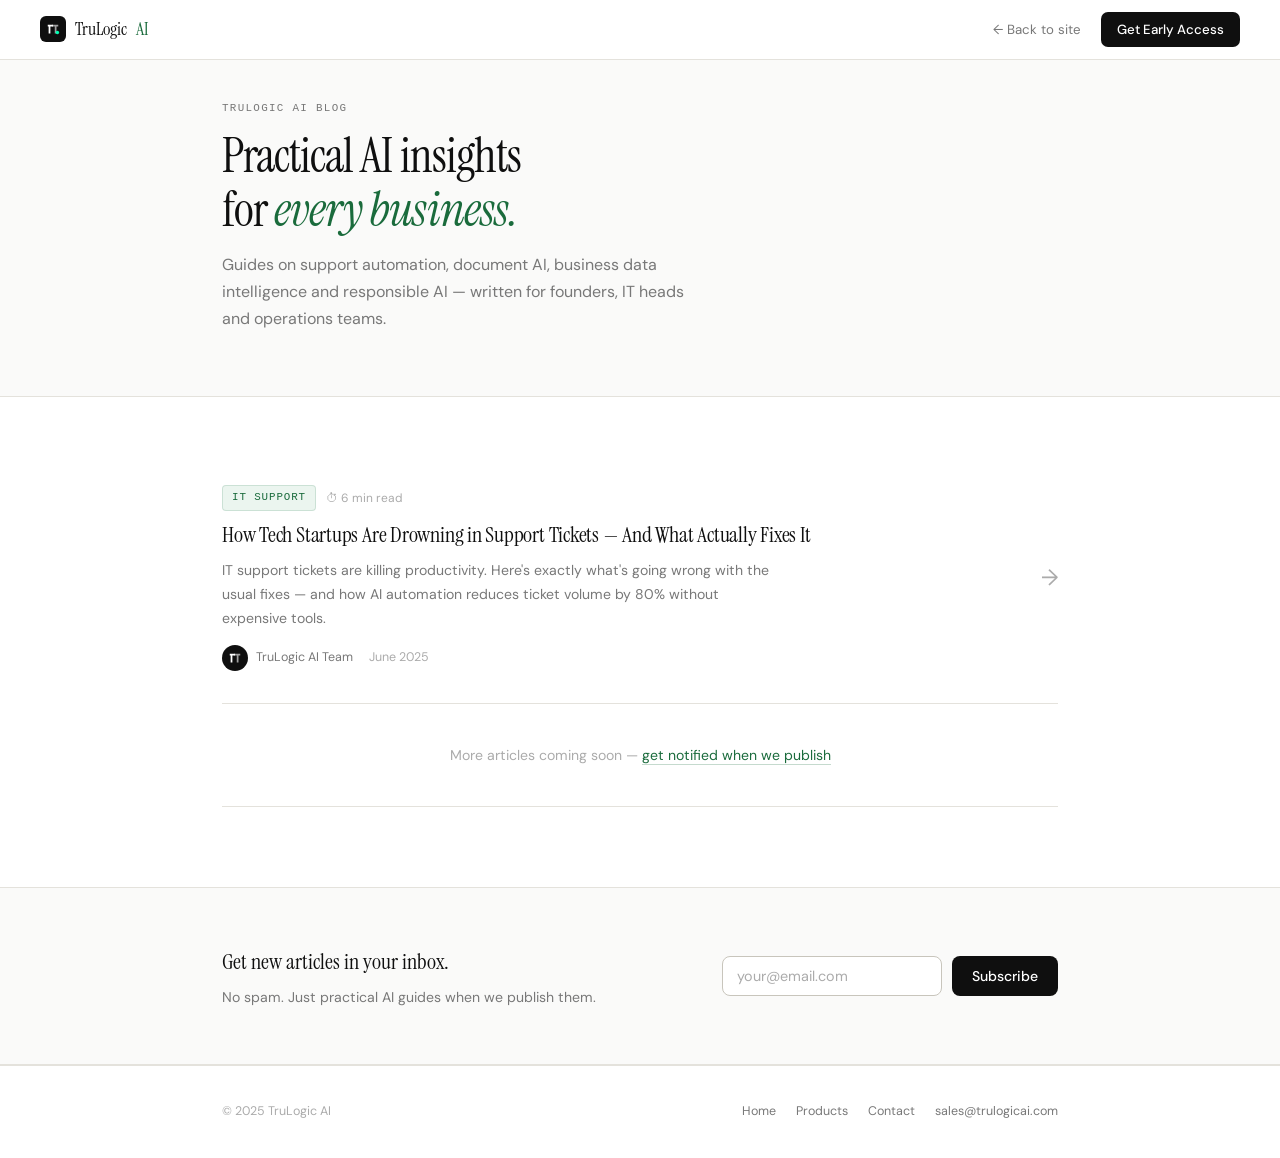
<file: blog/index.html>
<!DOCTYPE html>
<html lang="en">
<head>
  <meta charset="UTF-8" />
  <meta name="viewport" content="width=device-width, initial-scale=1.0" />
  <title>Blog — AI Insights for Every Business | TruLogic AI</title>
  <meta name="description" content="Practical AI insights for businesses — support automation, document intelligence, business data AI, LLM governance. Written by the TruLogic AI team." />
  <meta name="robots" content="index, follow" />
  <link rel="canonical" href="https://trulogicai.com/blog/" />
  <link rel="icon" type="image/png" href="/trulogicai-logo-square.png" />
  <link rel="preconnect" href="https://fonts.googleapis.com">
  <link rel="preconnect" href="https://fonts.gstatic.com" crossorigin>
  <link href="https://fonts.googleapis.com/css2?family=Instrument+Serif:ital@0;1&family=DM+Sans:ital,opsz,wght@0,9..40,300;0,9..40,400;0,9..40,500;0,9..40,600;1,9..40,300&display=swap" rel="stylesheet">
  <style>
    *,*::before,*::after{box-sizing:border-box;margin:0;padding:0}
    :root{
      --white:#FFFFFF;--off:#FAFAF9;--bg:#F5F4F0;
      --ink:#0F0F0F;--ink-2:#3D3D3D;--ink-3:#787878;--ink-4:#ABABAB;
      --border:#E4E2DC;--border-dark:#C8C5BC;
      --accent:#1A6B3C;--accent-bg:#EBF5EF;
      --serif:'Instrument Serif',Georgia,serif;
      --sans:'DM Sans',system-ui,sans-serif;
      --mono:'JetBrains Mono','Courier New',monospace;
      --shadow:0 1px 3px rgba(0,0,0,0.06),0 1px 2px rgba(0,0,0,0.04);
      --shadow-md:0 4px 12px rgba(0,0,0,0.08),0 2px 4px rgba(0,0,0,0.04);
    }
    html{scroll-behavior:smooth}
    body{font-family:var(--sans);background:var(--white);color:var(--ink);line-height:1.6;-webkit-font-smoothing:antialiased}
    a{text-decoration:none;color:inherit}

    /* NAV */
    .nav{position:fixed;top:0;left:0;right:0;z-index:100;height:60px;background:rgba(255,255,255,0.92);backdrop-filter:blur(12px);border-bottom:1px solid var(--border);display:flex;align-items:center;justify-content:space-between;padding:0 40px}
    .nav-logo{display:flex;align-items:center;gap:9px;font-family:var(--serif);font-size:1.1rem;color:var(--ink)}
    .logo-mark{width:26px;height:26px;background:var(--ink);border-radius:6px;display:flex;align-items:center;justify-content:center}
    .logo-mark svg{width:14px;height:14px}
    .logo-ai{color:var(--accent)}
    .nav-right{display:flex;align-items:center;gap:20px}
    .nav-back{font-size:.83rem;color:var(--ink-3);display:flex;align-items:center;gap:5px;transition:color .15s}
    .nav-back:hover{color:var(--ink)}
    .nav-cta{background:var(--ink);color:var(--white);padding:7px 16px;border-radius:7px;font-size:.83rem;font-weight:500;transition:background .15s}
    .nav-cta:hover{background:#333}

    /* HERO */
    .blog-hero{padding:100px 0 64px;border-bottom:1px solid var(--border);background:var(--off)}
    .container{max-width:900px;margin:0 auto;padding:0 32px}
    .eyebrow{font-family:var(--mono);font-size:.68rem;font-weight:500;letter-spacing:.12em;text-transform:uppercase;color:var(--ink-3);margin-bottom:12px;display:block}
    .blog-hero h1{font-family:var(--serif);font-size:clamp(2rem,4vw,3rem);font-weight:400;line-height:1.12;letter-spacing:-.02em;margin-bottom:14px}
    .blog-hero h1 em{font-style:italic;color:var(--accent)}
    .blog-hero p{font-size:1rem;color:var(--ink-3);max-width:480px;line-height:1.7}

    /* ARTICLES */
    .articles{padding:56px 0 80px}
    .articles-grid{display:flex;flex-direction:column;gap:0}

    .article-card{display:grid;grid-template-columns:1fr auto;gap:32px;align-items:start;padding:32px 0;border-bottom:1px solid var(--border);transition:all .15s;cursor:pointer}
    .article-card:first-child{border-top:none}
    .article-card:hover .ac-title{color:var(--accent)}
    .ac-meta-top{display:flex;align-items:center;gap:10px;margin-bottom:10px;flex-wrap:wrap}
    .ac-cat{font-family:var(--mono);font-size:.68rem;font-weight:500;letter-spacing:.08em;text-transform:uppercase;color:var(--accent);background:var(--accent-bg);padding:3px 9px;border-radius:4px;border:1px solid rgba(26,107,60,.15)}
    .ac-read-time{font-size:.75rem;color:var(--ink-4)}
    .ac-title{font-family:var(--serif);font-size:1.4rem;font-weight:400;line-height:1.25;letter-spacing:-.01em;margin-bottom:10px;transition:color .15s}
    .ac-desc{font-size:.88rem;color:var(--ink-3);line-height:1.7;margin-bottom:14px;max-width:560px}
    .ac-footer{display:flex;align-items:center;gap:16px}
    .ac-author{display:flex;align-items:center;gap:8px}
    .ac-avatar{width:26px;height:26px;background:var(--ink);border-radius:50%;display:flex;align-items:center;justify-content:center}
    .ac-avatar svg{width:14px;height:14px}
    .ac-author-name{font-size:.78rem;color:var(--ink-3)}
    .ac-date{font-size:.78rem;color:var(--ink-4)}
    .ac-arrow{font-size:1.4rem;color:var(--ink-4);transition:all .2s;flex-shrink:0;align-self:center}
    .article-card:hover .ac-arrow{color:var(--accent);transform:translateX(4px)}

    /* COMING SOON */
    .coming-soon{padding:40px 0;text-align:center;color:var(--ink-4);font-size:.88rem;border-bottom:1px solid var(--border)}
    .coming-soon a{color:var(--accent);border-bottom:1px solid rgba(26,107,60,.25)}

    /* NEWSLETTER */
    .newsletter{padding:56px 0;background:var(--off);border-top:1px solid var(--border);border-bottom:1px solid var(--border)}
    .newsletter-inner{display:flex;align-items:center;justify-content:space-between;gap:32px;flex-wrap:wrap}
    .newsletter h3{font-family:var(--serif);font-size:1.4rem;font-weight:400;margin-bottom:6px}
    .newsletter p{font-size:.88rem;color:var(--ink-3)}
    .nl-form{display:flex;gap:10px;flex-wrap:wrap}
    .nl-input{flex:1;min-width:220px;padding:10px 14px;background:var(--white);border:1px solid var(--border-dark);border-radius:8px;font-family:var(--sans);font-size:.9rem;color:var(--ink);outline:none;transition:border-color .15s}
    .nl-input:focus{border-color:var(--ink)}
    .nl-input::placeholder{color:var(--ink-4)}
    .nl-btn{background:var(--ink);color:var(--white);padding:10px 20px;border:none;border-radius:8px;font-family:var(--sans);font-size:.88rem;font-weight:500;cursor:pointer;white-space:nowrap;transition:background .15s}
    .nl-btn:hover{background:#333}

    /* FOOTER */
    .footer{padding:36px 0;border-top:1px solid var(--border)}
    .footer-inner{display:flex;align-items:center;justify-content:space-between;flex-wrap:wrap;gap:16px}
    .footer-copy{font-size:.78rem;color:var(--ink-4)}
    .footer-links{display:flex;gap:20px}
    .footer-links a{font-size:.78rem;color:var(--ink-3);transition:color .15s}
    .footer-links a:hover{color:var(--ink)}

    @media(max-width:768px){
      .nav{padding:0 20px}
      .article-card{grid-template-columns:1fr}
      .ac-arrow{display:none}
      .newsletter-inner{flex-direction:column;text-align:center}
      .nl-form{width:100%}
    }
  </style>
</head>
<body>

  <nav class="nav">
    <a href="/" class="nav-logo">
      <div class="logo-mark">
        <svg viewBox="0 0 16 16" fill="none">
          <path d="M2 3h6v2H5v8H3V5H2V3z" fill="white"/>
          <path d="M7 3h7v2h-2v8h-2V5H7V3z" fill="rgba(255,255,255,0.6)"/>
          <circle cx="13" cy="12" r="2" fill="#00FFB2"/>
        </svg>
      </div>
      TruLogic<span class="logo-ai">AI</span>
    </a>
    <div class="nav-right">
      <a href="/" class="nav-back">← Back to site</a>
      <a href="/#contact" class="nav-cta">Get Early Access</a>
    </div>
  </nav>

  <div class="blog-hero">
    <div class="container">
      <span class="eyebrow">TruLogic AI Blog</span>
      <h1>Practical AI insights<br/>for <em>every business.</em></h1>
      <p>Guides on support automation, document AI, business data intelligence and responsible AI — written for founders, IT heads and operations teams.</p>
    </div>
  </div>

  <section class="articles">
    <div class="container">
      <div class="articles-grid">

        <a href="/blog/support-tickets-tech-startups.html" class="article-card">
          <div>
            <div class="ac-meta-top">
              <span class="ac-cat">IT Support</span>
              <span class="ac-read-time">⏱ 6 min read</span>
            </div>
            <div class="ac-title">How Tech Startups Are Drowning in Support Tickets — And What Actually Fixes It</div>
            <div class="ac-desc">IT support tickets are killing productivity. Here's exactly what's going wrong with the usual fixes — and how AI automation reduces ticket volume by 80% without expensive tools.</div>
            <div class="ac-footer">
              <div class="ac-author">
                <div class="ac-avatar">
                  <svg viewBox="0 0 16 16" fill="none">
                    <path d="M2 3h6v2H5v8H3V5H2V3z" fill="white"/>
                    <path d="M7 3h7v2h-2v8h-2V5H7V3z" fill="rgba(255,255,255,0.6)"/>
                  </svg>
                </div>
                <span class="ac-author-name">TruLogic AI Team</span>
              </div>
              <span class="ac-date">June 2025</span>
            </div>
          </div>
          <div class="ac-arrow">→</div>
        </a>

        <div class="coming-soon">
          More articles coming soon — <a href="/#contact">get notified when we publish</a>
        </div>

      </div>
    </div>
  </section>

  <section class="newsletter">
    <div class="container">
      <div class="newsletter-inner">
        <div>
          <h3>Get new articles in your inbox.</h3>
          <p>No spam. Just practical AI guides when we publish them.</p>
        </div>
        <div class="nl-form">
          <input type="email" class="nl-input" placeholder="your@email.com" />
          <button class="nl-btn" onclick="handleNL(event)">Subscribe</button>
        </div>
      </div>
    </div>
  </section>

  <footer class="footer">
    <div class="container">
      <div class="footer-inner">
        <div class="footer-copy">© 2025 TruLogic AI</div>
        <div class="footer-links">
          <a href="/">Home</a>
          <a href="/#products">Products</a>
          <a href="/#contact">Contact</a>
          <a href="mailto:sales@trulogicai.com">sales@trulogicai.com</a>
        </div>
      </div>
    </div>
  </footer>

  <script>
    function handleNL(e) {
      const input = e.target.previousElementSibling;
      if (input.value && input.value.includes('@')) {
        window.location.href = `mailto:sales@trulogicai.com?subject=Blog subscription&body=Please add me to your blog list: ${input.value}`;
      }
    }
  </script>

</body>
</html>
</file>
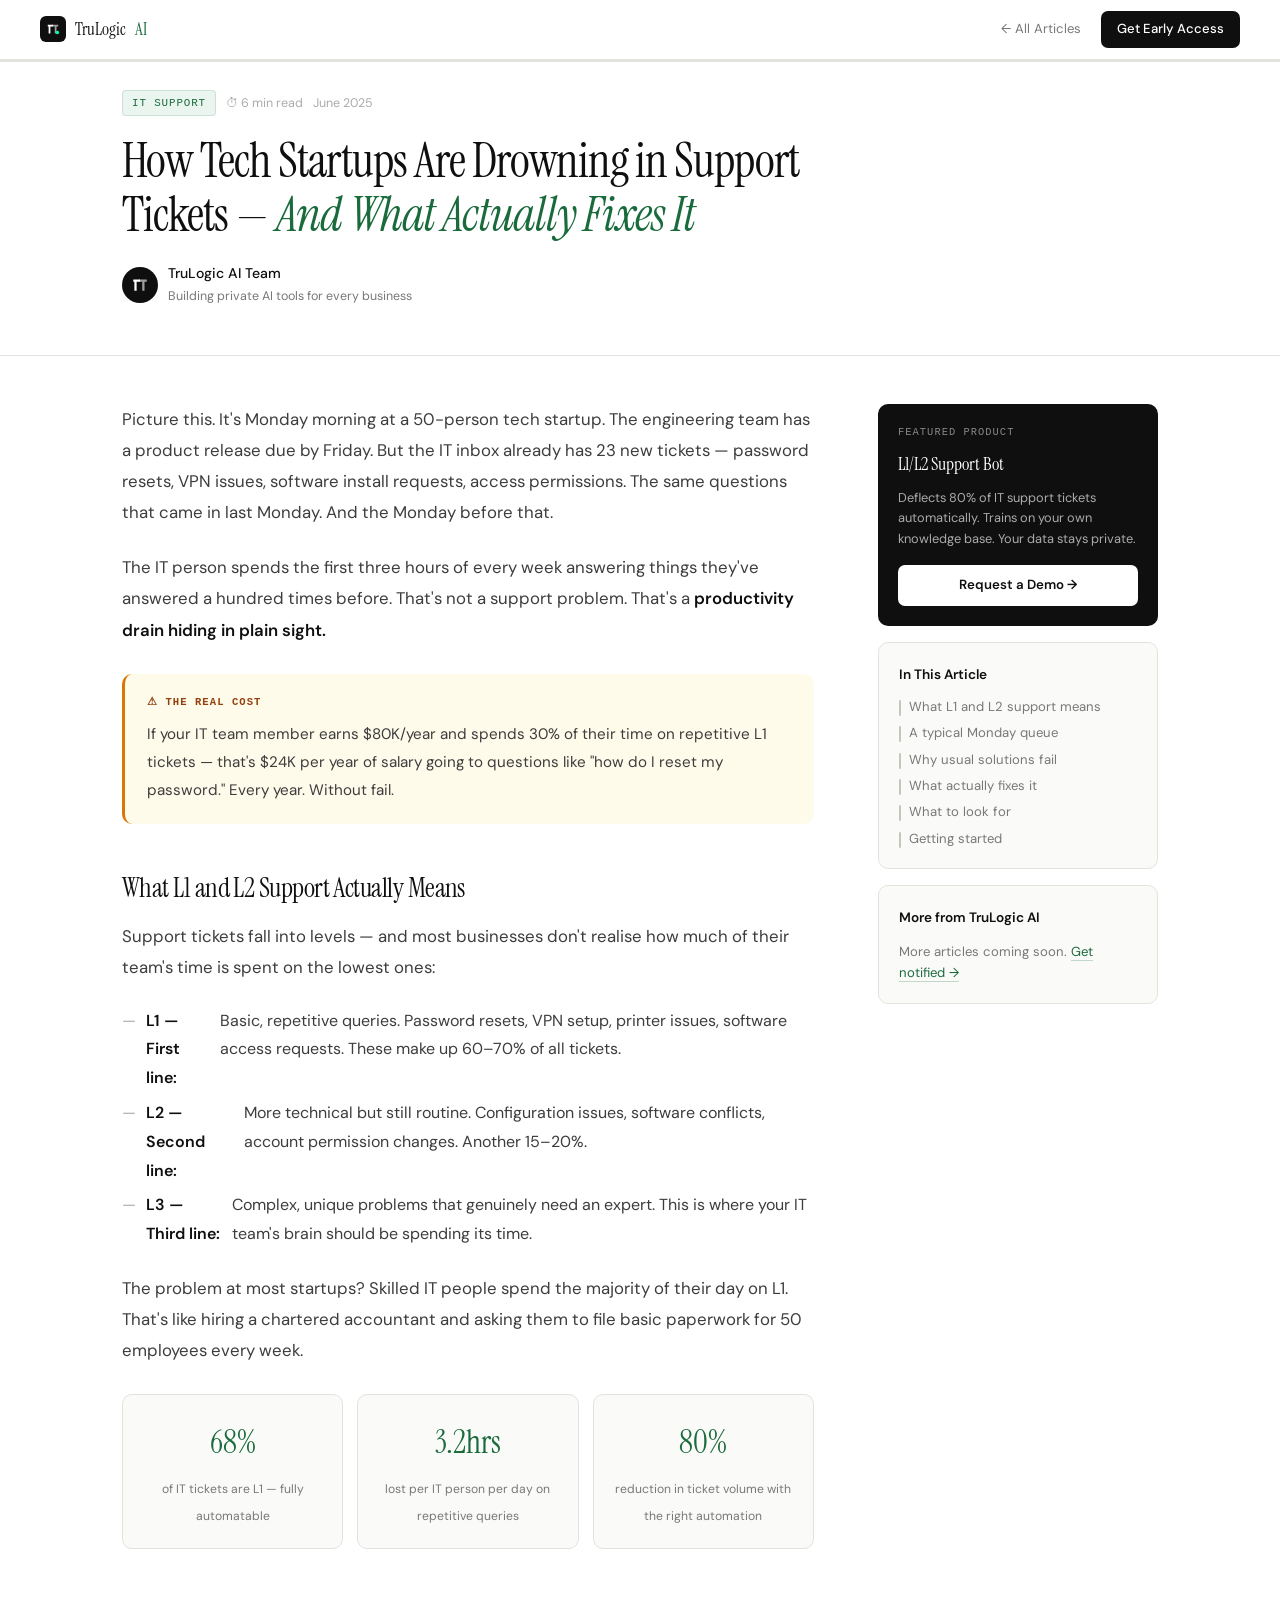
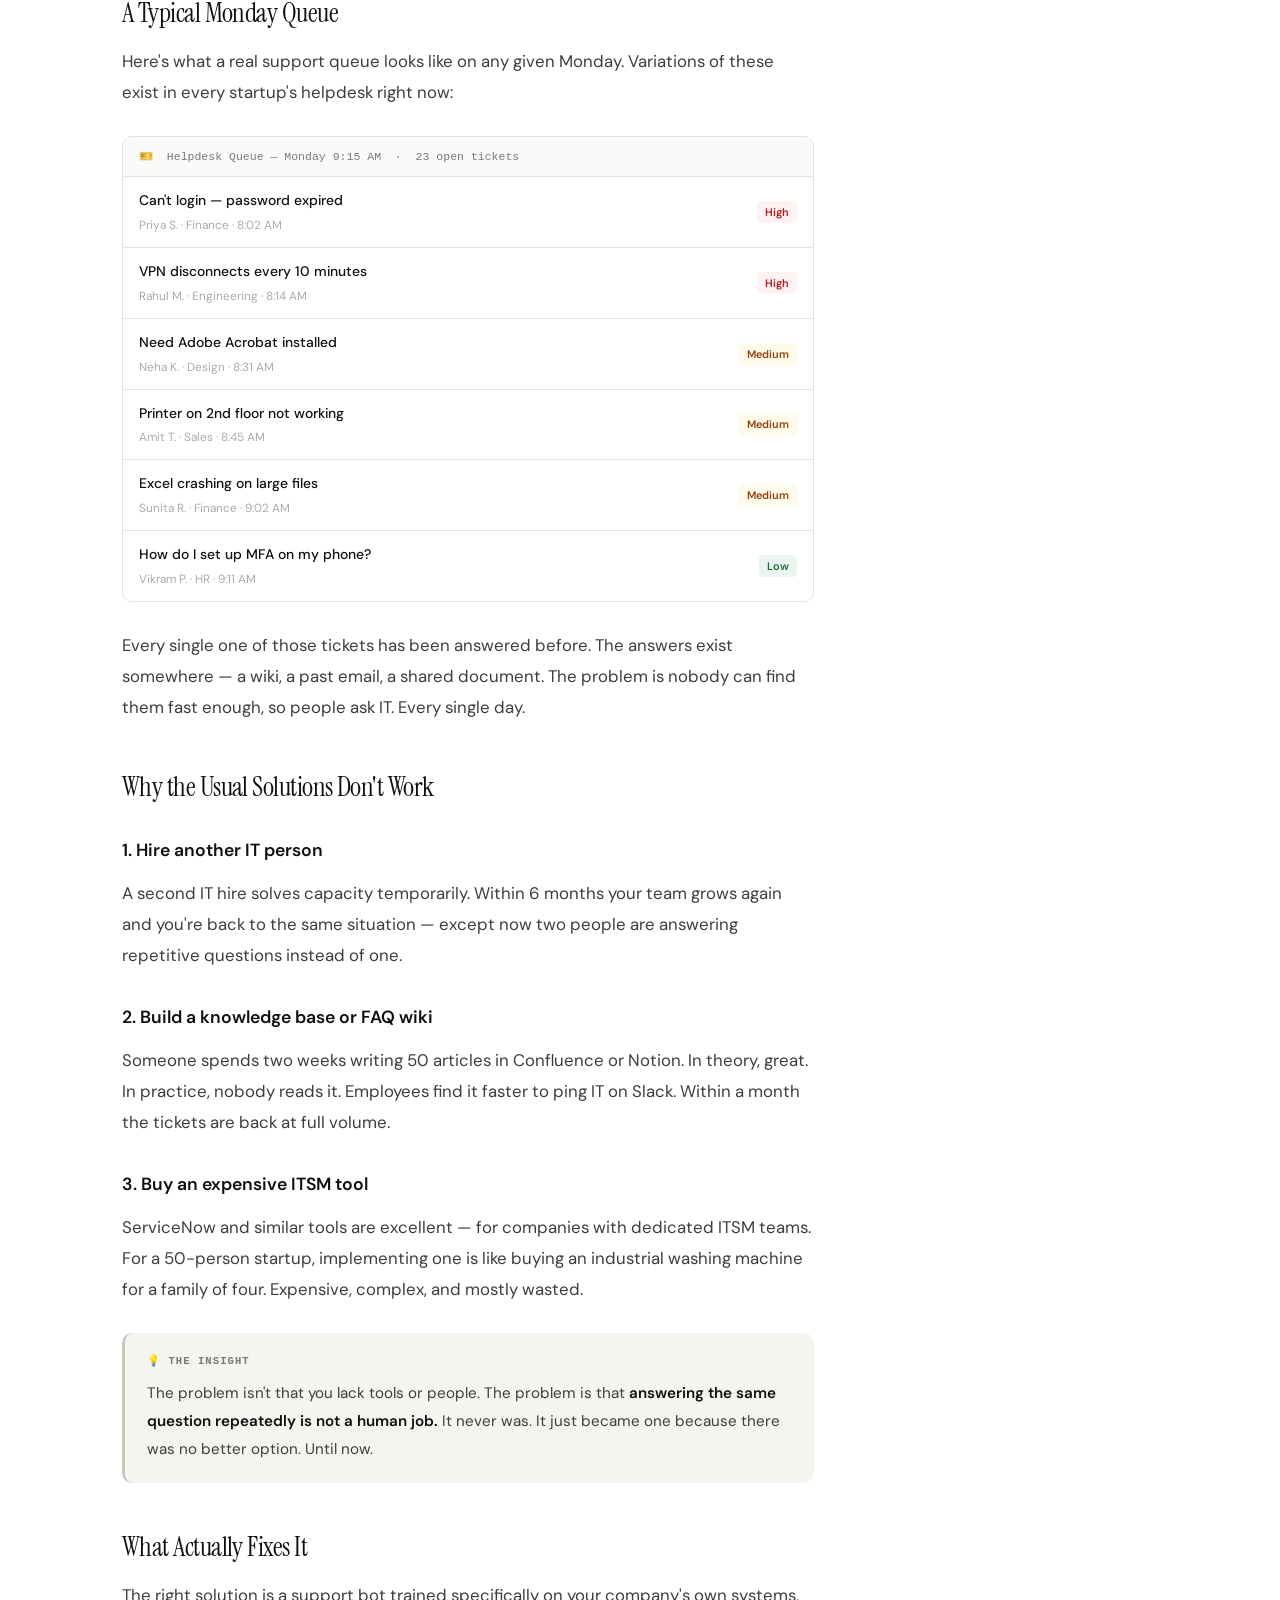
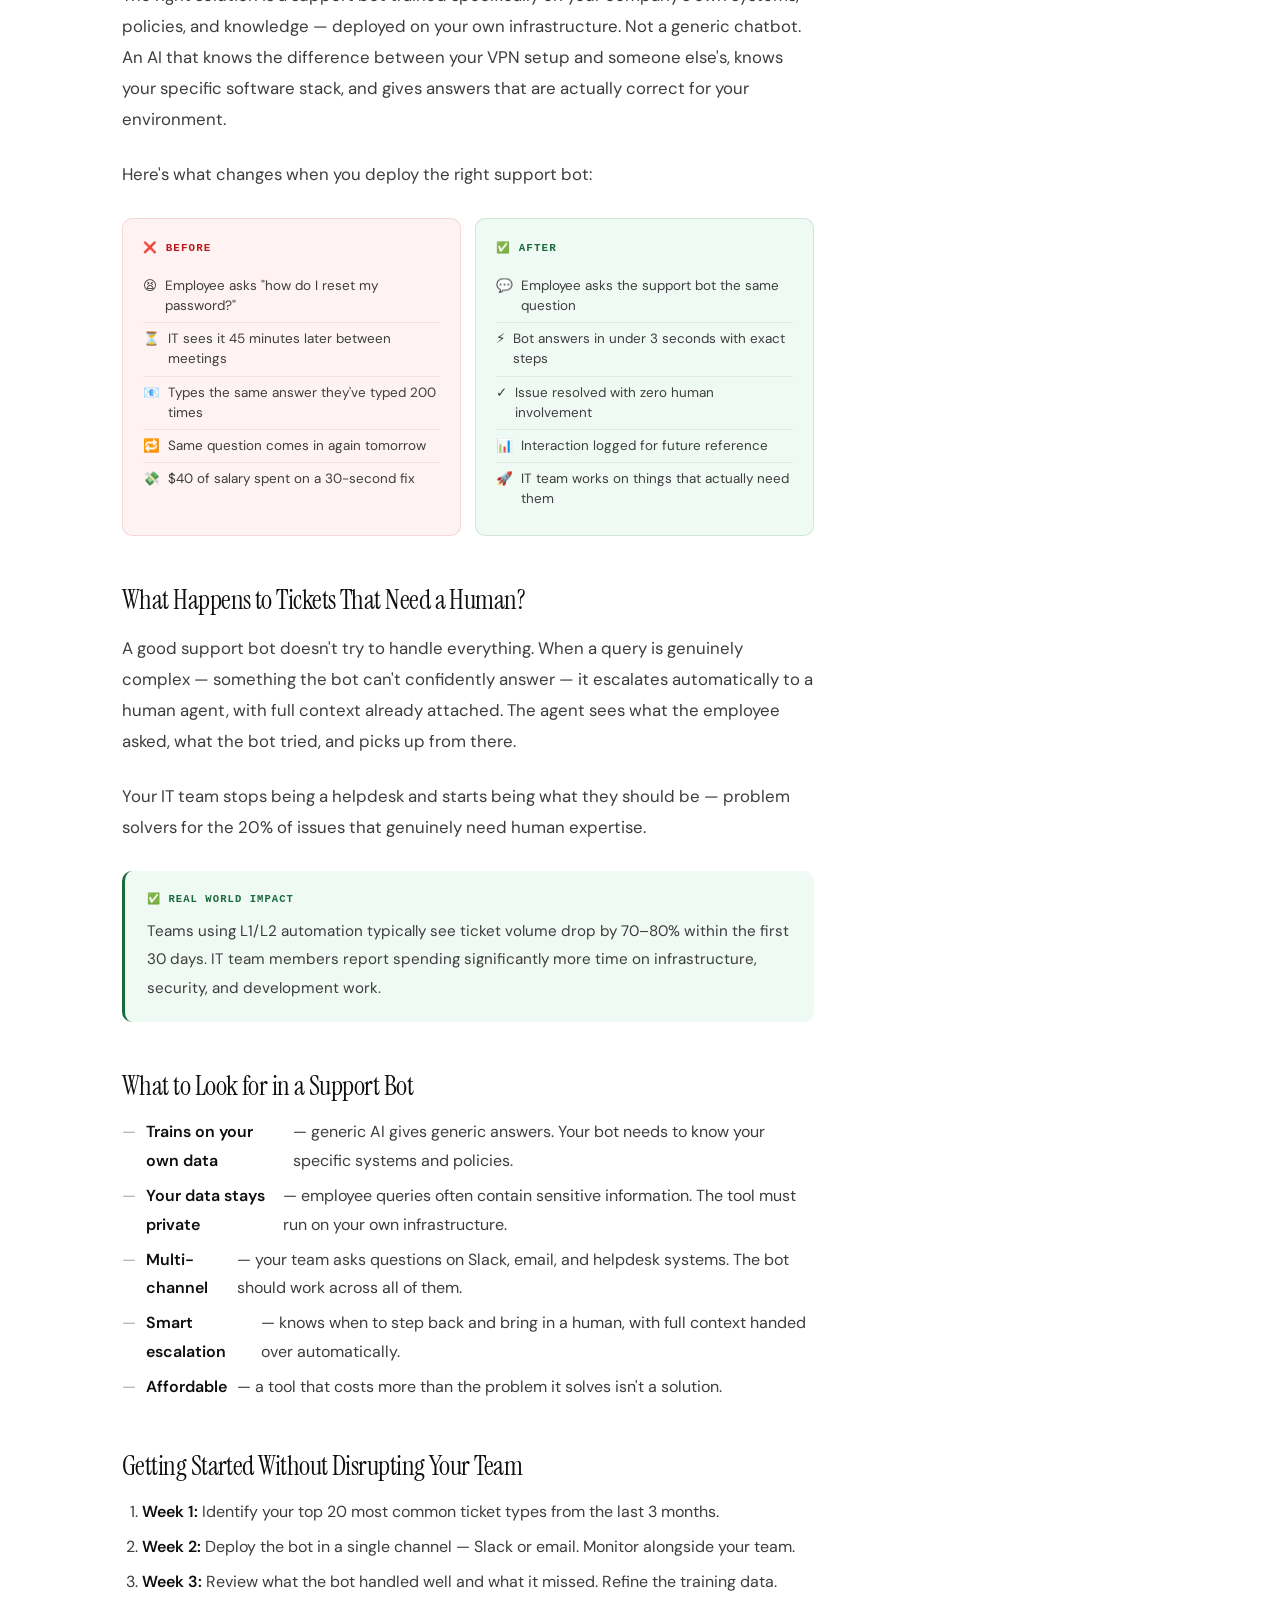
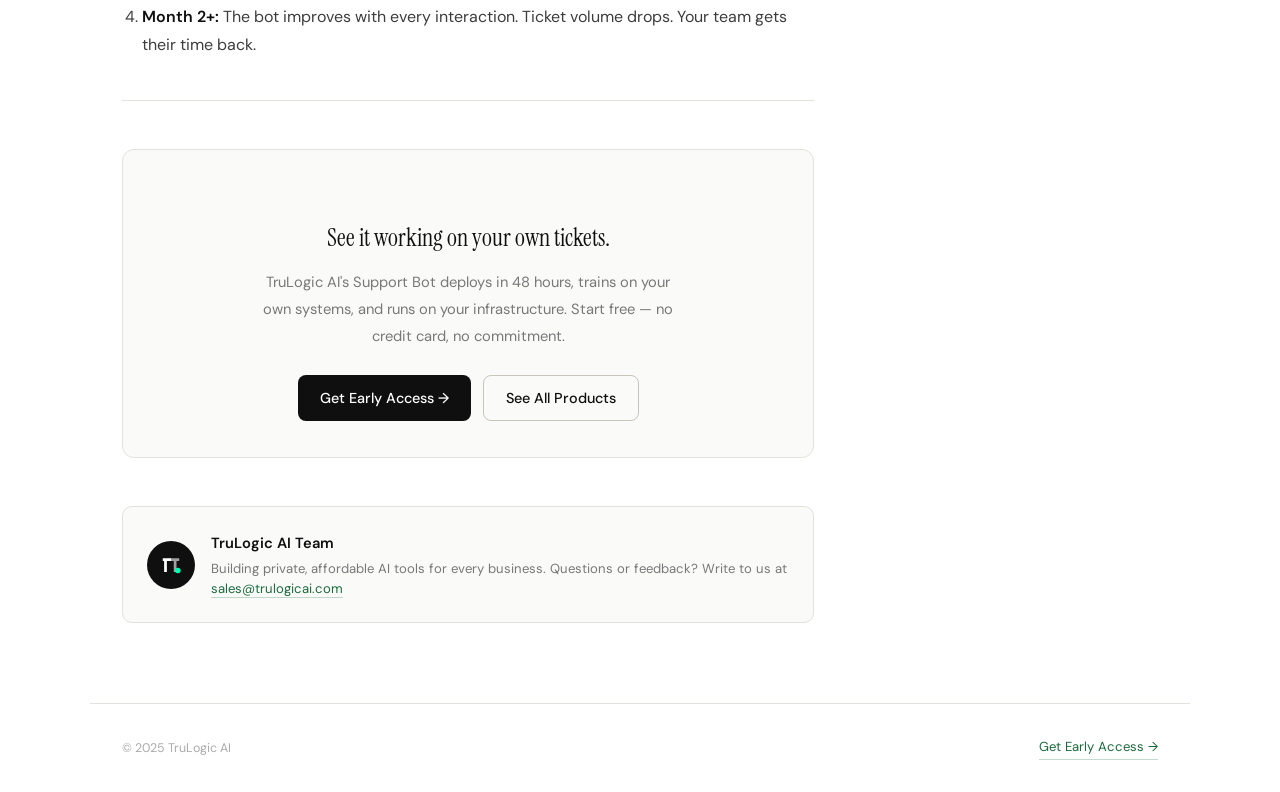
<file: blog/support-tickets-tech-startups.html>
<!DOCTYPE html>
<html lang="en">
<head>
  <meta charset="UTF-8" />
  <meta name="viewport" content="width=device-width, initial-scale=1.0" />
  <title>How Tech Startups Are Drowning in Support Tickets | TruLogic AI</title>
  <meta name="description" content="IT support tickets are killing productivity at tech startups. Learn how AI-powered L1/L2 automation reduces ticket volume by 80% without expensive tools or sending data to third-party clouds." />
  <meta name="keywords" content="IT support automation, reduce support tickets startup, L1 L2 support bot, helpdesk automation, AI support tool" />
  <meta name="author" content="TruLogic AI" />
  <meta name="robots" content="index, follow" />
  <link rel="canonical" href="https://trulogicai.com/blog/support-tickets-tech-startups.html" />
  <link rel="icon" type="image/png" href="/trulogicai-logo-square.png" />
  <meta property="og:type" content="article" />
  <meta property="og:url" content="https://trulogicai.com/blog/support-tickets-tech-startups.html" />
  <meta property="og:title" content="How Tech Startups Are Drowning in Support Tickets — And What Actually Fixes It" />
  <meta property="og:description" content="IT support tickets are killing productivity. Here's what's really going wrong — and how AI fixes it." />
  <meta property="og:image" content="https://trulogicai.com/og-image.png" />
  <script type="application/ld+json">{"@context":"https://schema.org","@type":"Article","headline":"How Tech Startups Are Drowning in Support Tickets — And What Actually Fixes It","author":{"@type":"Organization","name":"TruLogic AI"},"publisher":{"@type":"Organization","name":"TruLogic AI","logo":{"@type":"ImageObject","url":"https://trulogicai.com/og-image.png"}},"datePublished":"2025-06-06","dateModified":"2025-06-06","url":"https://trulogicai.com/blog/support-tickets-tech-startups.html","image":"https://trulogicai.com/og-image.png"}</script>
  <link rel="preconnect" href="https://fonts.googleapis.com">
  <link rel="preconnect" href="https://fonts.gstatic.com" crossorigin>
  <link href="https://fonts.googleapis.com/css2?family=Instrument+Serif:ital@0;1&family=DM+Sans:ital,opsz,wght@0,9..40,300;0,9..40,400;0,9..40,500;0,9..40,600;1,9..40,300&display=swap" rel="stylesheet">
  <style>
    *,*::before,*::after{box-sizing:border-box;margin:0;padding:0}
    :root{
      --white:#FFFFFF;--off:#FAFAF9;--bg:#F5F4F0;
      --ink:#0F0F0F;--ink-2:#3D3D3D;--ink-3:#787878;--ink-4:#ABABAB;
      --border:#E4E2DC;--border-dark:#C8C5BC;
      --accent:#1A6B3C;--accent-bg:#EBF5EF;--accent-light:#F0FAF4;
      --red:#B91C1C;--red-bg:#FEF2F2;--amber:#92400E;--amber-bg:#FFFBEB;
      --serif:'Instrument Serif',Georgia,serif;
      --sans:'DM Sans',system-ui,sans-serif;
      --mono:'JetBrains Mono','Courier New',monospace;
      --shadow-md:0 4px 12px rgba(0,0,0,0.08);
    }
    html{scroll-behavior:smooth}
    body{font-family:var(--sans);background:var(--white);color:var(--ink);line-height:1.7;-webkit-font-smoothing:antialiased}
    a{text-decoration:none;color:inherit}
    ::-webkit-scrollbar{width:4px}::-webkit-scrollbar-thumb{background:var(--border-dark);border-radius:2px}

    /* NAV */
    .nav{position:fixed;top:0;left:0;right:0;z-index:100;height:60px;background:rgba(255,255,255,0.92);backdrop-filter:blur(12px);border-bottom:1px solid var(--border);display:flex;align-items:center;justify-content:space-between;padding:0 40px}
    .nav-logo{display:flex;align-items:center;gap:9px;font-family:var(--serif);font-size:1.05rem;color:var(--ink)}
    .logo-mark{width:26px;height:26px;background:var(--ink);border-radius:6px;display:flex;align-items:center;justify-content:center}
    .logo-mark svg{width:14px;height:14px}
    .logo-ai{color:var(--accent)}
    .nav-right{display:flex;align-items:center;gap:20px}
    .nav-back{font-size:.82rem;color:var(--ink-3);transition:color .15s}
    .nav-back:hover{color:var(--ink)}
    .nav-cta{background:var(--ink);color:var(--white);padding:7px 16px;border-radius:7px;font-size:.82rem;font-weight:500}

    /* LAYOUT */
    .article-wrap{max-width:1100px;margin:0 auto;padding:0 32px;display:grid;grid-template-columns:1fr 280px;gap:64px;align-items:start}
    .article-main{min-width:0}
    .article-sidebar{position:sticky;top:80px}

    /* ARTICLE HERO */
    .article-hero{padding:90px 0 48px;border-bottom:1px solid var(--border);margin-bottom:48px}
    .ah-inner{max-width:1100px;margin:0 auto;padding:0 32px}
    .ah-meta{display:flex;align-items:center;gap:10px;margin-bottom:18px;flex-wrap:wrap}
    .ah-cat{font-family:var(--mono);font-size:.68rem;font-weight:500;letter-spacing:.08em;text-transform:uppercase;color:var(--accent);background:var(--accent-bg);padding:3px 9px;border-radius:4px;border:1px solid rgba(26,107,60,.15)}
    .ah-time{font-size:.78rem;color:var(--ink-4)}
    .ah-date{font-size:.78rem;color:var(--ink-4)}
    .article-title{font-family:var(--serif);font-size:clamp(1.8rem,4vw,3rem);font-weight:400;line-height:1.12;letter-spacing:-.02em;margin-bottom:20px;max-width:720px}
    .article-title em{font-style:italic;color:var(--accent)}
    .ah-author{display:flex;align-items:center;gap:10px}
    .ah-avatar{width:36px;height:36px;background:var(--ink);border-radius:50%;display:flex;align-items:center;justify-content:center;flex-shrink:0}
    .ah-avatar svg{width:18px;height:18px}
    .ah-author-name{font-size:.88rem;font-weight:500}
    .ah-author-role{font-size:.78rem;color:var(--ink-3)}

    /* ARTICLE BODY */
    .prose p{font-size:1.05rem;color:var(--ink-2);line-height:1.85;margin-bottom:24px}
    .prose h2{font-family:var(--serif);font-size:1.7rem;font-weight:400;letter-spacing:-.02em;line-height:1.2;margin:48px 0 16px;color:var(--ink)}
    .prose h3{font-size:1.1rem;font-weight:600;margin:32px 0 12px;color:var(--ink)}
    .prose strong{color:var(--ink);font-weight:600}
    .prose ul,.prose ol{margin:0 0 24px 20px}
    .prose li{font-size:1rem;color:var(--ink-2);line-height:1.8;margin-bottom:6px}
    .prose ol li{list-style:decimal}
    .prose ul li{list-style:none;display:flex;gap:10px;margin-left:-20px}
    .prose ul li::before{content:'—';color:var(--ink-4);flex-shrink:0}

    /* CALLOUTS */
    .callout{border-radius:10px;padding:20px 22px;margin:28px 0;border-left:3px solid}
    .callout-label{font-family:var(--mono);font-size:.66rem;font-weight:600;letter-spacing:.1em;text-transform:uppercase;margin-bottom:8px}
    .callout p{font-size:.95rem!important;margin-bottom:0!important;color:var(--ink-2)!important}
    .callout--green{background:var(--accent-light);border-color:var(--accent)}
    .callout--green .callout-label{color:var(--accent)}
    .callout--amber{background:var(--amber-bg);border-color:#D97706}
    .callout--amber .callout-label{color:#92400E}
    .callout--gray{background:var(--bg);border-color:var(--border-dark)}
    .callout--gray .callout-label{color:var(--ink-3)}

    /* STATS */
    .stat-row{display:grid;grid-template-columns:repeat(3,1fr);gap:14px;margin:28px 0}
    .stat-box{padding:20px;border:1px solid var(--border);border-radius:10px;text-align:center;background:var(--off)}
    .stat-num{font-family:var(--serif);font-size:2rem;font-weight:400;display:block;margin-bottom:4px;color:var(--accent)}
    .stat-label{font-size:.76rem;color:var(--ink-3);line-height:1.4}

    /* TICKET STACK */
    .ticket-stack{border:1px solid var(--border);border-radius:10px;overflow:hidden;margin:28px 0}
    .ticket-head{background:var(--off);padding:10px 16px;border-bottom:1px solid var(--border);font-family:var(--mono);font-size:.72rem;color:var(--ink-3);display:flex;align-items:center;gap:8px}
    .ticket-row{padding:12px 16px;border-bottom:1px solid var(--border);display:flex;align-items:center;justify-content:space-between;gap:12px;transition:background .1s}
    .ticket-row:hover{background:var(--off)}
    .ticket-row:last-child{border:none}
    .t-title{font-size:.87rem;font-weight:500;margin-bottom:2px}
    .t-meta{font-size:.74rem;color:var(--ink-4)}
    .tag{display:inline-block;font-size:.68rem;font-weight:600;padding:2px 8px;border-radius:4px}
    .tag-r{background:var(--red-bg);color:var(--red)}
    .tag-a{background:var(--amber-bg);color:var(--amber)}
    .tag-g{background:var(--accent-bg);color:var(--accent)}

    /* BEFORE AFTER */
    .ba-grid{display:grid;grid-template-columns:1fr 1fr;gap:14px;margin:28px 0}
    .ba-card{border-radius:10px;padding:20px}
    .ba-before{background:var(--red-bg);border:1px solid rgba(185,28,28,.12)}
    .ba-after{background:var(--accent-light);border:1px solid rgba(26,107,60,.15)}
    .ba-label{font-family:var(--mono);font-size:.68rem;font-weight:700;letter-spacing:.1em;text-transform:uppercase;margin-bottom:12px}
    .ba-before .ba-label{color:var(--red)}
    .ba-after .ba-label{color:var(--accent)}
    .ba-item{font-size:.84rem;color:var(--ink-2);padding:6px 0;border-bottom:1px solid rgba(0,0,0,.06);display:flex;align-items:flex-start;gap:8px;line-height:1.5}
    .ba-item:last-child{border:none}

    /* DIVIDER */
    .divider{height:1px;background:var(--border);margin:40px 0}

    /* CTA */
    .article-cta{background:var(--off);border:1px solid var(--border);border-radius:12px;padding:36px;text-align:center;margin:48px 0}
    .article-cta h3{font-family:var(--serif);font-size:1.5rem;font-weight:400;margin-bottom:10px}
    .article-cta p{font-size:.92rem;color:var(--ink-3);margin-bottom:24px;max-width:420px;margin-left:auto;margin-right:auto}
    .cta-btns{display:flex;gap:12px;justify-content:center;flex-wrap:wrap}
    .btn-dark{background:var(--ink);color:var(--white);padding:11px 22px;border-radius:8px;font-size:.9rem;font-weight:500;transition:background .15s}
    .btn-dark:hover{background:#333}
    .btn-line{background:transparent;color:var(--ink);padding:10px 22px;border-radius:8px;border:1px solid var(--border-dark);font-size:.9rem;font-weight:500;transition:all .15s}
    .btn-line:hover{border-color:var(--ink)}

    /* SIDEBAR */
    .sidebar-card{background:var(--off);border:1px solid var(--border);border-radius:10px;padding:20px;margin-bottom:16px}
    .sidebar-card h4{font-size:.85rem;font-weight:600;margin-bottom:12px;color:var(--ink)}
    .sidebar-toc{display:flex;flex-direction:column;gap:8px}
    .toc-link{font-size:.82rem;color:var(--ink-3);line-height:1.4;transition:color .15s;display:flex;gap:8px}
    .toc-link::before{content:'';width:2px;height:16px;background:var(--border-dark);border-radius:1px;flex-shrink:0;margin-top:2px}
    .toc-link:hover{color:var(--accent)}
    .toc-link:hover::before{background:var(--accent)}
    .sidebar-product{background:var(--ink);border-radius:10px;padding:20px;color:var(--white);margin-bottom:16px}
    .sp-label{font-family:var(--mono);font-size:.65rem;letter-spacing:.1em;text-transform:uppercase;color:rgba(255,255,255,.5);margin-bottom:8px}
    .sp-name{font-family:var(--serif);font-size:1.1rem;margin-bottom:8px}
    .sp-desc{font-size:.8rem;color:rgba(255,255,255,.65);margin-bottom:16px;line-height:1.6}
    .sp-btn{display:block;text-align:center;background:white;color:var(--ink);padding:9px 16px;border-radius:7px;font-size:.83rem;font-weight:600;transition:opacity .15s}
    .sp-btn:hover{opacity:.88}

    /* AUTHOR */
    .author-box{display:flex;align-items:center;gap:16px;padding:24px;background:var(--off);border:1px solid var(--border);border-radius:10px;margin-top:40px}
    .author-ava{width:48px;height:48px;background:var(--ink);border-radius:50%;display:flex;align-items:center;justify-content:center;flex-shrink:0}
    .author-name{font-size:.92rem;font-weight:600;margin-bottom:3px}
    .author-bio{font-size:.82rem;color:var(--ink-3);line-height:1.5}
    .author-bio a{color:var(--accent);border-bottom:1px solid rgba(26,107,60,.25)}

    /* FOOTER */
    .blog-footer{border-top:1px solid var(--border);padding:32px;display:flex;align-items:center;justify-content:space-between;flex-wrap:wrap;gap:16px;max-width:1100px;margin:0 auto}
    .footer-copy{font-size:.78rem;color:var(--ink-4)}
    .footer-link{font-size:.82rem;color:var(--accent);border-bottom:1px solid rgba(26,107,60,.25)}

    /* PROGRESS BAR */
    .progress-bar{position:fixed;top:60px;left:0;right:0;height:2px;background:var(--border);z-index:99}
    .progress-fill{height:100%;background:var(--accent);width:0%;transition:width .1s}

    @media(max-width:900px){
      .article-wrap{grid-template-columns:1fr;gap:0}
      .article-sidebar{position:static;display:none}
    }
    @media(max-width:600px){
      .nav{padding:0 20px}
      .ah-inner,.article-wrap{padding:0 20px}
      .stat-row{grid-template-columns:1fr}
      .ba-grid{grid-template-columns:1fr}
      .article-cta{padding:24px 20px}
    }
  </style>
</head>
<body>

  <nav class="nav">
    <a href="/" class="nav-logo">
      <div class="logo-mark">
        <svg viewBox="0 0 16 16" fill="none">
          <path d="M2 3h6v2H5v8H3V5H2V3z" fill="white"/>
          <path d="M7 3h7v2h-2v8h-2V5H7V3z" fill="rgba(255,255,255,0.6)"/>
          <circle cx="13" cy="12" r="2" fill="#00FFB2"/>
        </svg>
      </div>
      TruLogic<span class="logo-ai">AI</span>
    </a>
    <div class="nav-right">
      <a href="/blog/" class="nav-back">← All Articles</a>
      <a href="/#contact" class="nav-cta">Get Early Access</a>
    </div>
  </nav>

  <div class="progress-bar"><div class="progress-fill" id="progress"></div></div>

  <!-- ARTICLE HERO -->
  <div class="article-hero">
    <div class="ah-inner">
      <div class="ah-meta">
        <span class="ah-cat">IT Support</span>
        <span class="ah-time">⏱ 6 min read</span>
        <span class="ah-date">June 2025</span>
      </div>
      <h1 class="article-title">How Tech Startups Are Drowning in Support Tickets — <em>And What Actually Fixes It</em></h1>
      <div class="ah-author">
        <div class="ah-avatar">
          <svg viewBox="0 0 16 16" fill="none">
            <path d="M2 3h6v2H5v8H3V5H2V3z" fill="white"/>
            <path d="M7 3h7v2h-2v8h-2V5H7V3z" fill="rgba(255,255,255,0.6)"/>
          </svg>
        </div>
        <div>
          <div class="ah-author-name">TruLogic AI Team</div>
          <div class="ah-author-role">Building private AI tools for every business</div>
        </div>
      </div>
    </div>
  </div>

  <!-- ARTICLE BODY -->
  <div style="padding:0 0 80px">
    <div class="article-wrap">

      <article class="article-main prose">

        <p>Picture this. It's Monday morning at a 50-person tech startup. The engineering team has a product release due by Friday. But the IT inbox already has 23 new tickets — password resets, VPN issues, software install requests, access permissions. The same questions that came in last Monday. And the Monday before that.</p>

        <p>The IT person spends the first three hours of every week answering things they've answered a hundred times before. That's not a support problem. That's a <strong>productivity drain hiding in plain sight.</strong></p>

        <div class="callout callout--amber">
          <div class="callout-label">⚠ The Real Cost</div>
          <p>If your IT team member earns $80K/year and spends 30% of their time on repetitive L1 tickets — that's $24K per year of salary going to questions like "how do I reset my password." Every year. Without fail.</p>
        </div>

        <h2>What L1 and L2 Support Actually Means</h2>

        <p>Support tickets fall into levels — and most businesses don't realise how much of their team's time is spent on the lowest ones:</p>

        <ul>
          <li><strong>L1 — First line:</strong> Basic, repetitive queries. Password resets, VPN setup, printer issues, software access requests. These make up 60–70% of all tickets.</li>
          <li><strong>L2 — Second line:</strong> More technical but still routine. Configuration issues, software conflicts, account permission changes. Another 15–20%.</li>
          <li><strong>L3 — Third line:</strong> Complex, unique problems that genuinely need an expert. This is where your IT team's brain should be spending its time.</li>
        </ul>

        <p>The problem at most startups? Skilled IT people spend the majority of their day on L1. That's like hiring a chartered accountant and asking them to file basic paperwork for 50 employees every week.</p>

        <div class="stat-row">
          <div class="stat-box">
            <span class="stat-num">68%</span>
            <span class="stat-label">of IT tickets are L1 — fully automatable</span>
          </div>
          <div class="stat-box">
            <span class="stat-num">3.2hrs</span>
            <span class="stat-label">lost per IT person per day on repetitive queries</span>
          </div>
          <div class="stat-box">
            <span class="stat-num">80%</span>
            <span class="stat-label">reduction in ticket volume with the right automation</span>
          </div>
        </div>

        <h2>A Typical Monday Queue</h2>

        <p>Here's what a real support queue looks like on any given Monday. Variations of these exist in every startup's helpdesk right now:</p>

        <div class="ticket-stack">
          <div class="ticket-head">🎫 &nbsp;Helpdesk Queue — Monday 9:15 AM &nbsp;·&nbsp; 23 open tickets</div>
          <div class="ticket-row">
            <div><div class="t-title">Can't login — password expired</div><div class="t-meta">Priya S. · Finance · 8:02 AM</div></div>
            <span class="tag tag-r">High</span>
          </div>
          <div class="ticket-row">
            <div><div class="t-title">VPN disconnects every 10 minutes</div><div class="t-meta">Rahul M. · Engineering · 8:14 AM</div></div>
            <span class="tag tag-r">High</span>
          </div>
          <div class="ticket-row">
            <div><div class="t-title">Need Adobe Acrobat installed</div><div class="t-meta">Neha K. · Design · 8:31 AM</div></div>
            <span class="tag tag-a">Medium</span>
          </div>
          <div class="ticket-row">
            <div><div class="t-title">Printer on 2nd floor not working</div><div class="t-meta">Amit T. · Sales · 8:45 AM</div></div>
            <span class="tag tag-a">Medium</span>
          </div>
          <div class="ticket-row">
            <div><div class="t-title">Excel crashing on large files</div><div class="t-meta">Sunita R. · Finance · 9:02 AM</div></div>
            <span class="tag tag-a">Medium</span>
          </div>
          <div class="ticket-row">
            <div><div class="t-title">How do I set up MFA on my phone?</div><div class="t-meta">Vikram P. · HR · 9:11 AM</div></div>
            <span class="tag tag-g">Low</span>
          </div>
        </div>

        <p>Every single one of those tickets has been answered before. The answers exist somewhere — a wiki, a past email, a shared document. The problem is nobody can find them fast enough, so people ask IT. Every single day.</p>

        <h2>Why the Usual Solutions Don't Work</h2>

        <h3>1. Hire another IT person</h3>
        <p>A second IT hire solves capacity temporarily. Within 6 months your team grows again and you're back to the same situation — except now two people are answering repetitive questions instead of one.</p>

        <h3>2. Build a knowledge base or FAQ wiki</h3>
        <p>Someone spends two weeks writing 50 articles in Confluence or Notion. In theory, great. In practice, nobody reads it. Employees find it faster to ping IT on Slack. Within a month the tickets are back at full volume.</p>

        <h3>3. Buy an expensive ITSM tool</h3>
        <p>ServiceNow and similar tools are excellent — for companies with dedicated ITSM teams. For a 50-person startup, implementing one is like buying an industrial washing machine for a family of four. Expensive, complex, and mostly wasted.</p>

        <div class="callout callout--gray">
          <div class="callout-label">💡 The Insight</div>
          <p>The problem isn't that you lack tools or people. The problem is that <strong>answering the same question repeatedly is not a human job.</strong> It never was. It just became one because there was no better option. Until now.</p>
        </div>

        <h2>What Actually Fixes It</h2>

        <p>The right solution is a support bot trained specifically on your company's own systems, policies, and knowledge — deployed on your own infrastructure. Not a generic chatbot. An AI that knows the difference between your VPN setup and someone else's, knows your specific software stack, and gives answers that are actually correct for your environment.</p>

        <p>Here's what changes when you deploy the right support bot:</p>

        <div class="ba-grid">
          <div class="ba-card ba-before">
            <div class="ba-label">❌ Before</div>
            <div class="ba-item"><span>😫</span>Employee asks "how do I reset my password?"</div>
            <div class="ba-item"><span>⏳</span>IT sees it 45 minutes later between meetings</div>
            <div class="ba-item"><span>📧</span>Types the same answer they've typed 200 times</div>
            <div class="ba-item"><span>🔁</span>Same question comes in again tomorrow</div>
            <div class="ba-item"><span>💸</span>$40 of salary spent on a 30-second fix</div>
          </div>
          <div class="ba-card ba-after">
            <div class="ba-label">✅ After</div>
            <div class="ba-item"><span>💬</span>Employee asks the support bot the same question</div>
            <div class="ba-item"><span>⚡</span>Bot answers in under 3 seconds with exact steps</div>
            <div class="ba-item"><span>✓</span>Issue resolved with zero human involvement</div>
            <div class="ba-item"><span>📊</span>Interaction logged for future reference</div>
            <div class="ba-item"><span>🚀</span>IT team works on things that actually need them</div>
          </div>
        </div>

        <h2>What Happens to Tickets That Need a Human?</h2>

        <p>A good support bot doesn't try to handle everything. When a query is genuinely complex — something the bot can't confidently answer — it escalates automatically to a human agent, with full context already attached. The agent sees what the employee asked, what the bot tried, and picks up from there.</p>

        <p>Your IT team stops being a helpdesk and starts being what they should be — problem solvers for the 20% of issues that genuinely need human expertise.</p>

        <div class="callout callout--green">
          <div class="callout-label">✅ Real World Impact</div>
          <p>Teams using L1/L2 automation typically see ticket volume drop by 70–80% within the first 30 days. IT team members report spending significantly more time on infrastructure, security, and development work.</p>
        </div>

        <h2>What to Look for in a Support Bot</h2>

        <ul>
          <li><strong>Trains on your own data</strong> — generic AI gives generic answers. Your bot needs to know your specific systems and policies.</li>
          <li><strong>Your data stays private</strong> — employee queries often contain sensitive information. The tool must run on your own infrastructure.</li>
          <li><strong>Multi-channel</strong> — your team asks questions on Slack, email, and helpdesk systems. The bot should work across all of them.</li>
          <li><strong>Smart escalation</strong> — knows when to step back and bring in a human, with full context handed over automatically.</li>
          <li><strong>Affordable</strong> — a tool that costs more than the problem it solves isn't a solution.</li>
        </ul>

        <h2>Getting Started Without Disrupting Your Team</h2>

        <ol>
          <li><strong>Week 1:</strong> Identify your top 20 most common ticket types from the last 3 months.</li>
          <li><strong>Week 2:</strong> Deploy the bot in a single channel — Slack or email. Monitor alongside your team.</li>
          <li><strong>Week 3:</strong> Review what the bot handled well and what it missed. Refine the training data.</li>
          <li><strong>Month 2+:</strong> The bot improves with every interaction. Ticket volume drops. Your team gets their time back.</li>
        </ol>

        <div class="divider"></div>

        <div class="article-cta">
          <h3>See it working on your own tickets.</h3>
          <p>TruLogic AI's Support Bot deploys in 48 hours, trains on your own systems, and runs on your infrastructure. Start free — no credit card, no commitment.</p>
          <div class="cta-btns">
            <a href="/#contact" class="btn-dark">Get Early Access →</a>
            <a href="/" class="btn-line">See All Products</a>
          </div>
        </div>

        <div class="author-box">
          <div class="author-ava">
            <svg viewBox="0 0 16 16" fill="none" width="22" height="22">
              <path d="M2 3h6v2H5v8H3V5H2V3z" fill="white"/>
              <path d="M7 3h7v2h-2v8h-2V5H7V3z" fill="rgba(255,255,255,0.6)"/>
              <circle cx="13" cy="12" r="2" fill="#00FFB2"/>
            </svg>
          </div>
          <div>
            <div class="author-name">TruLogic AI Team</div>
            <div class="author-bio">Building private, affordable AI tools for every business. Questions or feedback? Write to us at <a href="mailto:sales@trulogicai.com">sales@trulogicai.com</a></div>
          </div>
        </div>

      </article>

      <!-- SIDEBAR -->
      <aside class="article-sidebar">
        <div class="sidebar-product">
          <div class="sp-label">Featured Product</div>
          <div class="sp-name">L1/L2 Support Bot</div>
          <div class="sp-desc">Deflects 80% of IT support tickets automatically. Trains on your own knowledge base. Your data stays private.</div>
          <a href="/#contact" class="sp-btn">Request a Demo →</a>
        </div>

        <div class="sidebar-card">
          <h4>In This Article</h4>
          <div class="sidebar-toc">
            <a href="#" class="toc-link">What L1 and L2 support means</a>
            <a href="#" class="toc-link">A typical Monday queue</a>
            <a href="#" class="toc-link">Why usual solutions fail</a>
            <a href="#" class="toc-link">What actually fixes it</a>
            <a href="#" class="toc-link">What to look for</a>
            <a href="#" class="toc-link">Getting started</a>
          </div>
        </div>

        <div class="sidebar-card">
          <h4>More from TruLogic AI</h4>
          <div style="font-size:.82rem;color:var(--ink-3);line-height:1.6">
            More articles coming soon. <a href="/#contact" style="color:var(--accent);border-bottom:1px solid rgba(26,107,60,.25)">Get notified →</a>
          </div>
        </div>
      </aside>

    </div>
  </div>

  <div class="blog-footer">
    <div class="footer-copy">© 2025 TruLogic AI</div>
    <a href="/#contact" class="footer-link">Get Early Access →</a>
  </div>

  <script>
    // Reading progress bar
    window.addEventListener('scroll', () => {
      const article = document.querySelector('.article-main');
      const rect = article.getBoundingClientRect();
      const total = article.offsetHeight;
      const scrolled = -rect.top;
      const pct = Math.min(100, Math.max(0, (scrolled / total) * 100));
      document.getElementById('progress').style.width = pct + '%';
    });
  </script>

</body>
</html>
</file>
